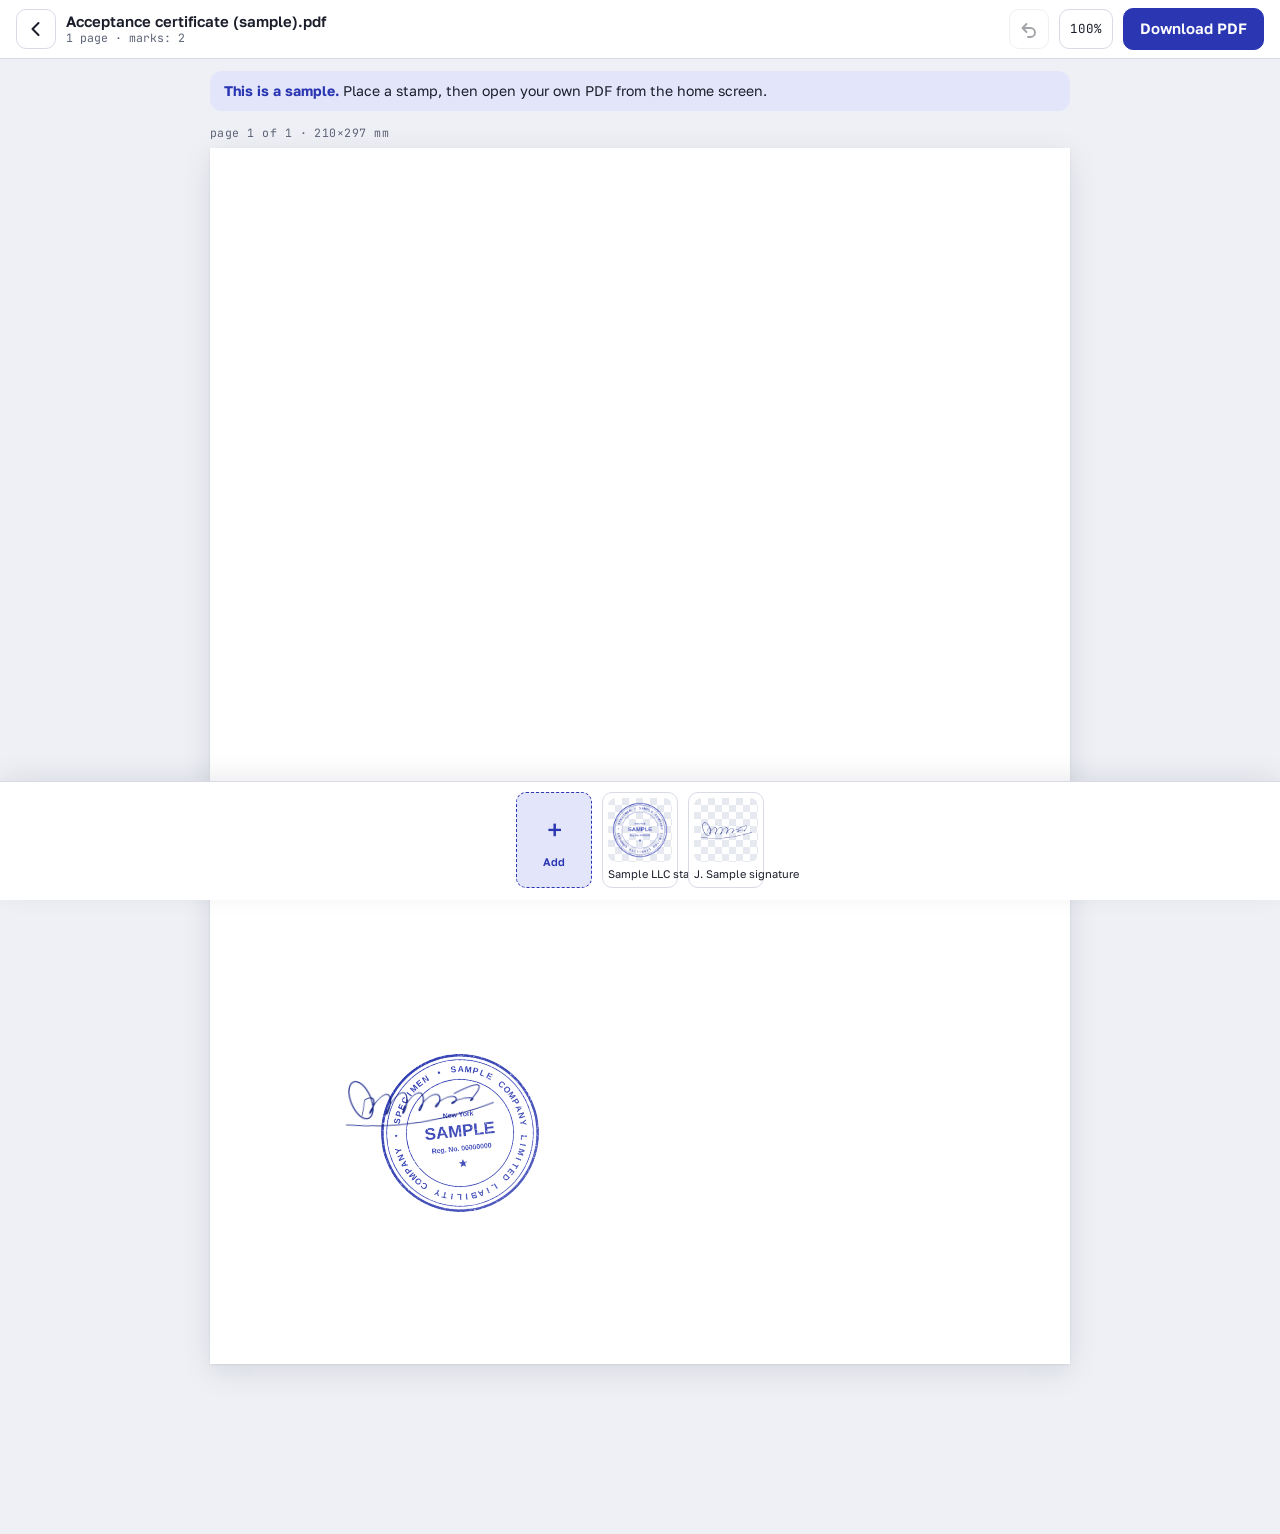
<file: index.html>
<!doctype html>
<html lang="ru">
<head>
<meta charset="utf-8">
<meta name="viewport" content="width=device-width, initial-scale=1, viewport-fit=cover">
<meta http-equiv="Content-Security-Policy" content="default-src 'self'; manifest-src 'self'; script-src 'self'; style-src 'self' 'unsafe-inline'; img-src 'self' data: blob:; font-src 'self' data:; connect-src 'self' data: blob:; worker-src 'self' blob:; object-src 'none'; base-uri 'none'; form-action 'none'; frame-src 'none'">
<meta name="color-scheme" content="light dark">
<title>Оттиск</title>
<link rel="manifest" href="manifest.webmanifest">
<link rel="apple-touch-icon" href="icons/apple-touch-icon.png">
<link rel="icon" type="image/png" sizes="192x192" href="icons/icon-192.png">
<meta name="theme-color" content="#2b36b3">
<meta name="apple-mobile-web-app-capable" content="yes">
<meta name="mobile-web-app-capable" content="yes">
<meta name="apple-mobile-web-app-title" content="Оттиск">
<meta name="apple-mobile-web-app-status-bar-style" content="default">
<meta name="description" content="Печать и подпись на PDF с телефона: сфотографируйте печать, распишитесь пальцем, отсканируйте документ. Всё остаётся на устройстве.">
<link rel="stylesheet" href="fonts/fonts.css">
<link rel="stylesheet" href="app.css">
</head>
<body>
<!-- ГЛАВНАЯ -->
<section class="screen" id="home">
  <header class="bar">
    <div class="brand">
      <svg width="28" height="28" viewBox="0 0 30 30" aria-hidden="true"><circle cx="15" cy="15" r="13" fill="none" stroke="currentColor" stroke-width="2.4"/><circle cx="15" cy="15" r="8.5" fill="none" stroke="currentColor" stroke-width="1.2"/><path d="M15 10.6l1.3 2.7 3 .4-2.2 2.1.5 3-2.6-1.4-2.6 1.4.5-3-2.2-2.1 3-.4z" fill="currentColor"/></svg>
      <span class="logo" data-i="appName"></span>
    </div>
    <button class="icon-btn" id="infoBtn" type="button" data-i-al="about">
      <svg width="20" height="20" viewBox="0 0 20 20" aria-hidden="true"><circle cx="10" cy="10" r="8.2" fill="none" stroke="currentColor" stroke-width="1.6"/><path d="M10 9v5" stroke="currentColor" stroke-width="1.8" stroke-linecap="round"/><circle cx="10" cy="6.2" r="1.1" fill="currentColor"/></svg>
    </button>
  </header>

  <div class="home-body">
    <button class="hero" id="openPdfBtn" type="button">
      <span class="hero-ico" aria-hidden="true"><svg width="26" height="26" viewBox="0 0 26 26"><path d="M7 3h8l6 6v13a1.5 1.5 0 0 1-1.5 1.5h-12.5A1.5 1.5 0 0 1 5.5 22V4.5A1.5 1.5 0 0 1 7 3z" fill="none" stroke="currentColor" stroke-width="1.8" stroke-linejoin="round"/><path d="M15 3v6h6" fill="none" stroke="currentColor" stroke-width="1.8" stroke-linejoin="round"/><path d="M9.5 17.5c1.5-2 2.5-.5 3.5-1.5s1.5-2 3-.5" fill="none" stroke="currentColor" stroke-width="1.6" stroke-linecap="round"/></svg></span>
      <span class="hero-txt"><b data-i="openPdf"></b><small id="openPdfHint"></small></span>
    </button>
    <input class="vh" type="file" id="pdfIn" accept="application/pdf,.pdf">
    <button class="hero hero-alt" id="scanBtn" type="button">
      <span class="hero-ico" aria-hidden="true"><svg width="26" height="26" viewBox="0 0 26 26"><path d="M3 8.5V5.5A2.5 2.5 0 0 1 5.5 3h3M17.5 3h3A2.5 2.5 0 0 1 23 5.5v3M23 17.5v3a2.5 2.5 0 0 1-2.5 2.5h-3M8.5 23h-3A2.5 2.5 0 0 1 3 20.5v-3" fill="none" stroke="currentColor" stroke-width="1.9" stroke-linecap="round"/><path d="M8 8.5h10M8 12.5h10M8 16.5h6" fill="none" stroke="currentColor" stroke-width="1.7" stroke-linecap="round"/></svg></span>
      <span class="hero-txt"><b data-i="scanDoc"></b><small data-i="scanHint"></small></span>
    </button>
    <input class="vh" type="file" id="scanCam" accept="image/*" capture="environment">
    <input class="vh" type="file" id="scanGal" accept="image/*">

    <div class="sec-head"><h2 data-i="myMarks"></h2><span class="count" id="libCount"></span></div>
    <div class="add-row" id="homeAddRow">
      <button class="add-tile" id="addStampBtn" type="button">
        <span class="add-ico" aria-hidden="true"><svg width="22" height="22" viewBox="0 0 22 22"><path d="M3 7.5A1.5 1.5 0 0 1 4.5 6h2.2l1.4-2h5.8l1.4 2h2.2A1.5 1.5 0 0 1 19 7.5v9a1.5 1.5 0 0 1-1.5 1.5h-13A1.5 1.5 0 0 1 3 16.5z" fill="none" stroke="currentColor" stroke-width="1.6" stroke-linejoin="round"/><circle cx="11" cy="12" r="3.4" fill="none" stroke="currentColor" stroke-width="1.6"/></svg></span>
        <b data-i="addStamp"></b><small data-i="addStampHint"></small>
      </button>
      <button class="add-tile" id="addSignBtn" type="button">
        <span class="add-ico" aria-hidden="true"><svg width="22" height="22" viewBox="0 0 18 18"><path d="M3 15l1-4 8.2-8.2a1.4 1.4 0 0 1 2 0l1 1a1.4 1.4 0 0 1 0 2L7 14z M10.8 4.2l3 3" fill="none" stroke="currentColor" stroke-width="1.5" stroke-linejoin="round"/></svg></span>
        <b data-i="addSign"></b><small data-i="addSignHint"></small>
      </button>
    </div>
    <input class="vh" type="file" id="imgIn" accept="image/*">
    <input class="vh" type="file" id="imgCam" accept="image/*" capture="environment">
    <div class="lib" id="lib"></div>
    <button class="link" id="trySample" type="button" data-i="trySample"></button>
    <p class="note"><svg width="14" height="14" viewBox="0 0 14 14" aria-hidden="true"><rect x="2.5" y="6" width="9" height="6.5" rx="1.5" fill="none" stroke="currentColor" stroke-width="1.3"/><path d="M4.5 6V4.5a2.5 2.5 0 0 1 5 0V6" fill="none" stroke="currentColor" stroke-width="1.3"/></svg><span data-i="privacyNote"></span></p>
  </div>
</section>

<!-- ДОКУМЕНТ -->
<section class="screen" id="docScreen" hidden>
  <header class="bar">
    <button class="icon-btn" id="backBtn" type="button" data-i-al="back">
      <svg width="20" height="20" viewBox="0 0 20 20" aria-hidden="true"><path d="M12.5 4l-6 6 6 6" fill="none" stroke="currentColor" stroke-width="2" stroke-linecap="round" stroke-linejoin="round"/></svg>
    </button>
    <div class="doc-title"><span id="docName"></span><small id="docMeta"></small></div>
    <button class="icon-btn" id="undoBtn" type="button" data-i-al="undoDoc" disabled>
      <svg width="20" height="20" viewBox="0 0 20 20" aria-hidden="true"><path d="M7.5 5L3.5 9l4 4" fill="none" stroke="currentColor" stroke-width="1.9" stroke-linecap="round" stroke-linejoin="round"/><path d="M4 9h7.5a4.5 4.5 0 0 1 0 9H9" fill="none" stroke="currentColor" stroke-width="1.9" stroke-linecap="round"/></svg>
    </button>
    <button class="icon-btn zoom" id="zoomBtn" type="button" data-i-al="zoom">100%</button>
    <button class="btn primary" id="doneBtn" type="button"></button>
  </header>
  <div class="banner" id="banner" hidden><b data-i="sampleB"></b> <span data-i="sampleText"></span></div>
  <div class="pages" id="pages"></div>

  <div class="tray" id="tray">
    <div class="tray-hint" id="trayHint" data-i="trayHint"></div>
    <div class="tray-list" id="trayList"></div>
  </div>

  <div class="selbar" id="selbar" hidden>
    <div class="sb-row">
      <span class="sb-label" data-i="width"></span>
      <button class="icon-btn sm" id="sbMinus" type="button" data-i-al="narrower">−</button>
      <input class="sb-num" id="sbW" type="number" inputmode="numeric" min="5" max="250" step="1" data-i-al="widthMm">
      <span class="unit" data-i="mm"></span>
      <button class="icon-btn sm" id="sbPlus" type="button" data-i-al="wider">+</button>
      <label class="sb-op"><span class="sb-label" data-i="brightness"></span><input id="sbOp" type="range" min="35" max="100" step="1"></label>
    </div>
    <div class="sb-row">
      <button class="btn small" id="sbRot90" type="button" aria-label="90°">↻ 90°</button>
      <button class="btn small" id="sbRot" type="button" data-i="straighten"></button>
      <button class="btn small" id="sbAdj" type="button" data-i="adjust"></button>
      <button class="btn small" id="sbAll" type="button" data-i="allPages"></button>
      <button class="btn small danger" id="sbDel" type="button" data-i="del"></button>
      <button class="btn small primary" id="sbOk" type="button" data-i="ok"></button>
    </div>
  </div>
</section>

<!-- ПЕЧАТЬ ПО ФОТО -->
<div class="modal" id="editor" hidden role="dialog" aria-modal="true" aria-labelledby="edTitle">
  <div class="sheet two">
    <section class="pane">
      <span class="step" data-i="step1"></span>
      <h3 id="edTitle" data-i="cropTitle"></h3>
      <p data-i="cropHint"></p>
      <div class="stage"><canvas id="cropCv"></canvas></div>
      <div class="row">
        <button class="btn small" id="edRotate" type="button" data-i="rotate90"></button>
        <button class="btn small" id="edFull" type="button" data-i="fullPhoto"></button>
        <button class="btn small" id="edOther" type="button" data-i="otherPhoto"></button>
      </div>
    </section>
    <section class="pane">
      <span class="step" data-i="step2"></span>
      <h3 data-i="resultTitle"></h3>
      <div class="stage res checker" id="resBox"><canvas id="resCv"></canvas><span class="busy" id="busy" hidden data-i="processing"></span></div>
      <div class="row">
        <span class="lbl" data-i="checkBg"></span>
        <div class="seg" id="bgSeg">
          <button type="button" data-v="checker" aria-pressed="true" data-i="bgClear"></button>
          <button type="button" data-v="white" aria-pressed="false" data-i="bgWhite"></button>
          <button type="button" data-v="dark" aria-pressed="false" data-i="bgDark"></button>
        </div>
      </div>
      <div class="row">
        <div class="seg" id="kindSeg">
          <button type="button" data-v="stamp" aria-pressed="true" data-i="kindStamp"></button>
          <button type="button" data-v="sign" aria-pressed="false" data-i="kindSign"></button>
          <button type="button" data-v="other" aria-pressed="false" data-i="kindOther"></button>
        </div>
        <input class="text-in grow" id="edName" type="text" maxlength="60" data-i-ph="namePh">
      </div>
      <span class="lbl" data-i="inkColor"></span>
      <div class="swatches" id="colorSeg">
        <button class="sw" type="button" data-v="orig" aria-pressed="true"><i style="background:conic-gradient(#2b36b3,#6b3fb0,#1d2c8f,#2b36b3)"></i><span data-i="colorOrig"></span></button>
        <button class="sw" type="button" data-v="auto" aria-pressed="false"><i id="autoSw" style="background:#2b36b3"></i><span data-i="colorAuto"></span></button>
        <button class="sw" type="button" data-v="#1f3cb4" aria-pressed="false"><i style="background:#1f3cb4"></i><span data-i="colorBlue"></span></button>
        <button class="sw" type="button" data-v="#4a2ea3" aria-pressed="false"><i style="background:#4a2ea3"></i><span data-i="colorViolet"></span></button>
        <button class="sw" type="button" data-v="#15161c" aria-pressed="false"><i style="background:#15161c"></i><span data-i="colorBlack"></span></button>
      </div>
      <label class="field"><span data-i="pThr"></span><input type="range" id="pThr" min="3" max="45" value="13"><output id="oThr">13</output></label>
      <label class="field"><span data-i="pSoft"></span><input type="range" id="pSoft" min="4" max="50" value="20"><output id="oSoft">20</output></label>
      <label class="field"><span data-i="pDen"></span><input type="range" id="pDen" min="60" max="250" value="135"><output id="oDen">135</output></label>
      <label class="field"><span data-i="pSpk"></span><input type="range" id="pSpk" min="0" max="100" value="30"><output id="oSpk">30</output></label>
      <div class="foot">
        <button class="btn" id="edCancel" type="button" data-i="cancel"></button>
        <button class="btn primary" id="edSave" type="button" data-i="save"></button>
      </div>
    </section>
  </div>
</div>

<!-- ПОДПИСЬ НА ЭКРАНЕ -->
<div class="modal" id="pad" hidden role="dialog" aria-modal="true" aria-labelledby="padTitle">
  <div class="sheet">
    <section class="pane">
      <span class="step" data-i="padStep"></span>
      <h3 id="padTitle" data-i="padTitle"></h3>
      <p data-i="padHint"></p>
      <div class="padwrap" id="padWrap">
        <span class="pad-line" aria-hidden="true"></span><span class="pad-x" aria-hidden="true">×</span>
        <span class="pad-hint" id="padHere" data-i="padHere"></span>
        <canvas id="padCv"></canvas>
      </div>
      <div class="row">
        <div class="swatches" id="padColor">
          <button class="sw" type="button" data-v="#1b2a8c" aria-pressed="true"><i style="background:#1b2a8c"></i><span data-i="penBlue"></span></button>
          <button class="sw" type="button" data-v="#15161c" aria-pressed="false"><i style="background:#15161c"></i><span data-i="penBlack"></span></button>
          <button class="sw" type="button" data-v="#4a2ea3" aria-pressed="false"><i style="background:#4a2ea3"></i><span data-i="penViolet"></span></button>
        </div>
        <label class="sb-op"><span class="sb-label" data-i="thickness"></span><input type="range" id="padW" min="1" max="6" step="0.5" value="3"></label>
      </div>
      <div class="row">
        <input class="text-in grow" id="padName" type="text" maxlength="60" data-i-ph="padNamePh">
        <button class="btn small" id="padUndo" type="button" data-i="undo"></button>
        <button class="btn small" id="padClear" type="button" data-i="clear"></button>
      </div>
      <div class="foot">
        <button class="btn" id="padCancel" type="button" data-i="cancel"></button>
        <button class="btn primary" id="padSave" type="button" data-i="save"></button>
      </div>
    </section>
  </div>
</div>

<!-- КАРТОЧКА ОТТИСКА -->
<div class="modal" id="itemSheet" hidden role="dialog" aria-modal="true" aria-labelledby="isNameLbl">
  <div class="sheet small">
    <section class="pane">
      <div class="thumb big"><img id="isImg" alt=""></div>
      <label class="lbl" id="isNameLbl" for="isName" data-i="nameLbl"></label>
      <input class="text-in" id="isName" type="text" maxlength="60">
      <div class="foot spread">
        <button class="btn danger" id="isDel" type="button" data-i="del"></button>
        <span class="grow"></span>
        <button class="btn" id="isAdj" type="button" data-i="adjust"></button>
        <button class="btn" id="isPng" type="button" data-i="savePng"></button>
        <button class="btn primary" id="isClose" type="button" data-i="done"></button>
      </div>
    </section>
  </div>
</div>

<!-- СКАНЕР -->
<div class="modal" id="scanSheet" hidden role="dialog" aria-modal="true" aria-labelledby="scanTitle">
  <div class="sheet">
    <section class="pane" id="scanCrop">
      <span class="step" data-i="scanTitle"></span>
      <h3 id="scanTitle" data-i="cornersTitle"></h3>
      <p data-i="cornersHint"></p>
      <div class="stage scan-stage"><canvas id="scanCv"></canvas></div>
      <div class="row">
        <button class="btn small" id="scanRotate" type="button" data-i="rotate90"></button>
        <button class="btn small" id="scanFull" type="button" data-i="scanFullFrame"></button>
        <button class="btn small" id="scanRetake" type="button" data-i="scanRetake"></button>
      </div>
      <div class="foot">
        <button class="btn" id="scanCancel" type="button" data-i="cancel"></button>
        <button class="btn primary" id="scanNext" type="button" data-i="scanCropApply"></button>
      </div>
    </section>
    <section class="pane" id="scanPages" hidden>
      <div class="row spread"><span class="step" data-i="scanTitle"></span><span class="count" id="scanCount"></span></div>
      <div class="stage scan-prev"><img id="scanPrev" alt=""></div>
      <div class="seg" id="scanMode">
        <button type="button" data-v="doc" aria-pressed="true" data-i="modeDoc"></button>
        <button type="button" data-v="color" aria-pressed="false" data-i="modeColor"></button>
        <button type="button" data-v="orig" aria-pressed="false" data-i="modeOrig"></button>
      </div>
      <div class="scan-strip" id="scanStrip"></div>
      <div class="row">
        <button class="btn small" id="scanAdd" type="button" data-i="scanAddPage"></button>
        <button class="btn small" id="scanAddGal" type="button" data-i="scanFromGallery"></button>
        <button class="btn small danger" id="scanDelPage" type="button" data-i="scanDelPage"></button>
      </div>
      <div class="foot">
        <button class="btn" id="scanCancel2" type="button" data-i="cancel"></button>
        <button class="btn primary" id="scanDone" type="button" data-i="scanDoneBtn"></button>
      </div>
    </section>
  </div>
</div>

<!-- НАСТРОИТЬ ОТТИСК -->
<div class="modal" id="adjSheet" hidden role="dialog" aria-modal="true" aria-labelledby="adjTitle">
  <div class="sheet small">
    <section class="pane">
      <h3 id="adjTitle" data-i="adjTitle"></h3>
      <div class="stage res checker adj-stage" id="adjBox"><canvas id="adjCv"></canvas></div>
      <div class="row">
        <span class="lbl" data-i="checkBg"></span>
        <div class="seg" id="adjBg">
          <button type="button" data-v="checker" aria-pressed="true" data-i="bgClear"></button>
          <button type="button" data-v="white" aria-pressed="false" data-i="bgWhite"></button>
        </div>
      </div>
      <span class="lbl" data-i="adjColor"></span>
      <div class="swatches" id="adjColor">
        <button class="sw" type="button" data-v="orig" aria-pressed="true"><i style="background:conic-gradient(#2b36b3,#6b3fb0,#1d2c8f,#2b36b3)"></i><span data-i="adjAsIs"></span></button>
        <button class="sw" type="button" data-v="#1f3cb4" aria-pressed="false"><i style="background:#1f3cb4"></i><span data-i="colorBlue"></span></button>
        <button class="sw" type="button" data-v="#4a2ea3" aria-pressed="false"><i style="background:#4a2ea3"></i><span data-i="colorViolet"></span></button>
        <button class="sw" type="button" data-v="#15161c" aria-pressed="false"><i style="background:#15161c"></i><span data-i="colorBlack"></span></button>
        <button class="sw" type="button" data-v="#b3262e" aria-pressed="false"><i style="background:#b3262e"></i><span data-i="colorRed"></span></button>
        <label class="sw" id="adjCustomSw"><i id="adjCustomDot" style="background:#2b9348"></i><span data-i="colorCustom"></span><input class="vh" type="color" id="adjCustom" value="#2b9348"></label>
      </div>
      <label class="field"><span data-i="adjWeight"></span><input type="range" id="adjW" min="-3" max="4" step="1" value="0"><output id="adjWo">0</output></label>
      <label class="field"><span data-i="adjDensity"></span><input type="range" id="adjD" min="40" max="220" step="5" value="100"><output id="adjDo">100</output></label>
      <label class="field"><span data-i="adjSharp"></span><input type="range" id="adjS" min="0" max="100" step="5" value="0"><output id="adjSo">0</output></label>
      <label class="check" id="adjAlsoRow"><input type="checkbox" id="adjAlso" checked><span data-i="adjAlsoLib"></span></label>
      <div class="foot">
        <button class="btn" id="adjReset" type="button" data-i="reset"></button>
        <span class="grow"></span>
        <button class="btn" id="adjCancel" type="button" data-i="cancel"></button>
        <button class="btn primary" id="adjApply" type="button" data-i="apply"></button>
      </div>
    </section>
  </div>
</div>

<!-- ФОТО: КАМЕРА ИЛИ ГАЛЕРЕЯ (Android) -->
<div class="modal" id="photoSheet" hidden role="dialog" aria-modal="true" aria-labelledby="photoTitle">
  <div class="sheet small">
    <section class="pane">
      <h3 id="photoTitle" data-i="photoFrom"></h3>
      <div class="add-row">
        <button class="add-tile" id="photoCam" type="button"><b data-i="fromCamera"></b></button>
        <button class="add-tile" id="photoGal" type="button"><b data-i="fromGallery"></b></button>
      </div>
      <div class="foot"><button class="btn" id="photoClose" type="button" data-i="cancel"></button></div>
    </section>
  </div>
</div>

<!-- ЧТО ДОБАВИТЬ -->
<div class="modal" id="addSheet" hidden role="dialog" aria-modal="true" aria-labelledby="addWhatTitle">
  <div class="sheet small">
    <section class="pane">
      <h3 id="addWhatTitle" data-i="addWhat"></h3>
      <div class="add-row">
        <button class="add-tile" id="addSheetStamp" type="button"><b data-i="addStamp"></b><small data-i="addStampHint"></small></button>
        <button class="add-tile" id="addSheetSign" type="button"><b data-i="addSign"></b><small data-i="addSignHint"></small></button>
      </div>
      <div class="foot"><button class="btn" id="addSheetClose" type="button" data-i="cancel"></button></div>
    </section>
  </div>
</div>

<!-- ПРАВОВАЯ ОГОВОРКА (один раз) -->
<div class="modal" id="legalSheet" hidden role="dialog" aria-modal="true" aria-labelledby="legalTitle">
  <div class="sheet small">
    <section class="pane">
      <h3 id="legalTitle" data-i="legalTitle"></h3>
      <p class="body" data-i="legalOwn"></p>
      <p class="body" data-i="legalFacsimile"></p>
      <div class="foot"><button class="btn primary" id="legalOk" type="button" data-i="legalOk"></button></div>
    </section>
  </div>
</div>

<!-- ПОДТВЕРЖДЕНИЕ -->
<div class="modal" id="confirmSheet" hidden role="alertdialog" aria-modal="true" aria-labelledby="cfText">
  <div class="sheet small">
    <section class="pane">
      <p class="body" id="cfText"></p>
      <div class="foot">
        <button class="btn" id="cfNo" type="button"></button>
        <button class="btn primary" id="cfYes" type="button"></button>
      </div>
    </section>
  </div>
</div>

<!-- О ПРИЛОЖЕНИИ -->
<div class="modal" id="infoSheet" hidden role="dialog" aria-modal="true" aria-labelledby="infoTitle">
  <div class="sheet small">
    <section class="pane">
      <h3 id="infoTitle" data-i="about"></h3>
      <ol class="steps">
        <li data-i="how1"></li>
        <li data-i="how2"></li>
        <li data-i="how3"></li>
      </ol>
      <span class="lbl" data-i="legalHead"></span>
      <p class="body" data-i="legalFacsimile"></p>
      <span class="lbl" data-i="privacyHead"></span>
      <p class="body" data-i="privacyText"></p>
      <div class="row">
        <span class="lbl" data-i="language"></span>
        <div class="seg" id="langSeg">
          <button type="button" data-v="ru" aria-pressed="false">Русский</button>
          <button type="button" data-v="en" aria-pressed="false">English</button>
        </div>
      </div>
      <p class="ver" id="verText"></p>
      <div class="foot"><button class="btn primary" id="infoClose" type="button" data-i="done"></button></div>
    </section>
  </div>
</div>

<div id="toast" role="status" aria-live="polite"></div>

<script src="vendor/pdf-lib.min.js"></script>
<script src="app.js"></script>
<script type="module" src="pdf-boot.mjs"></script>
</body>
</html>
</file>
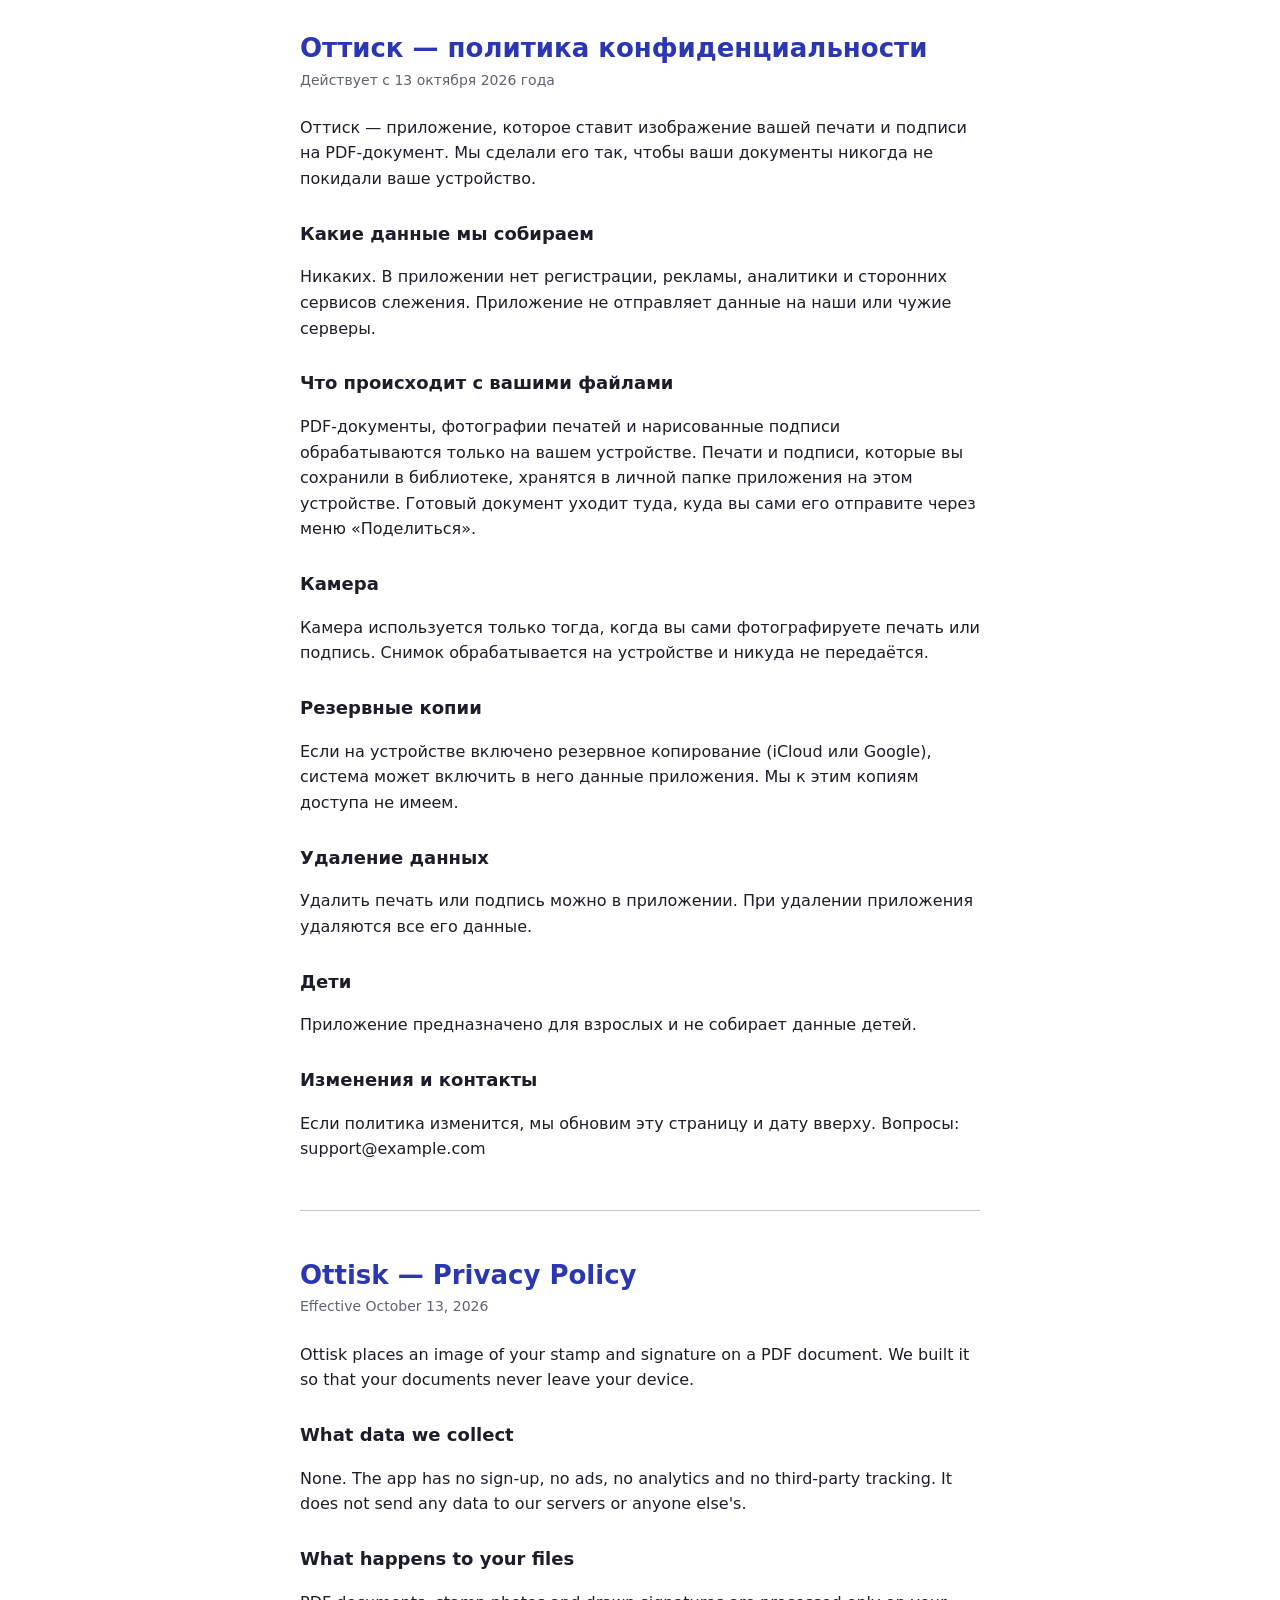
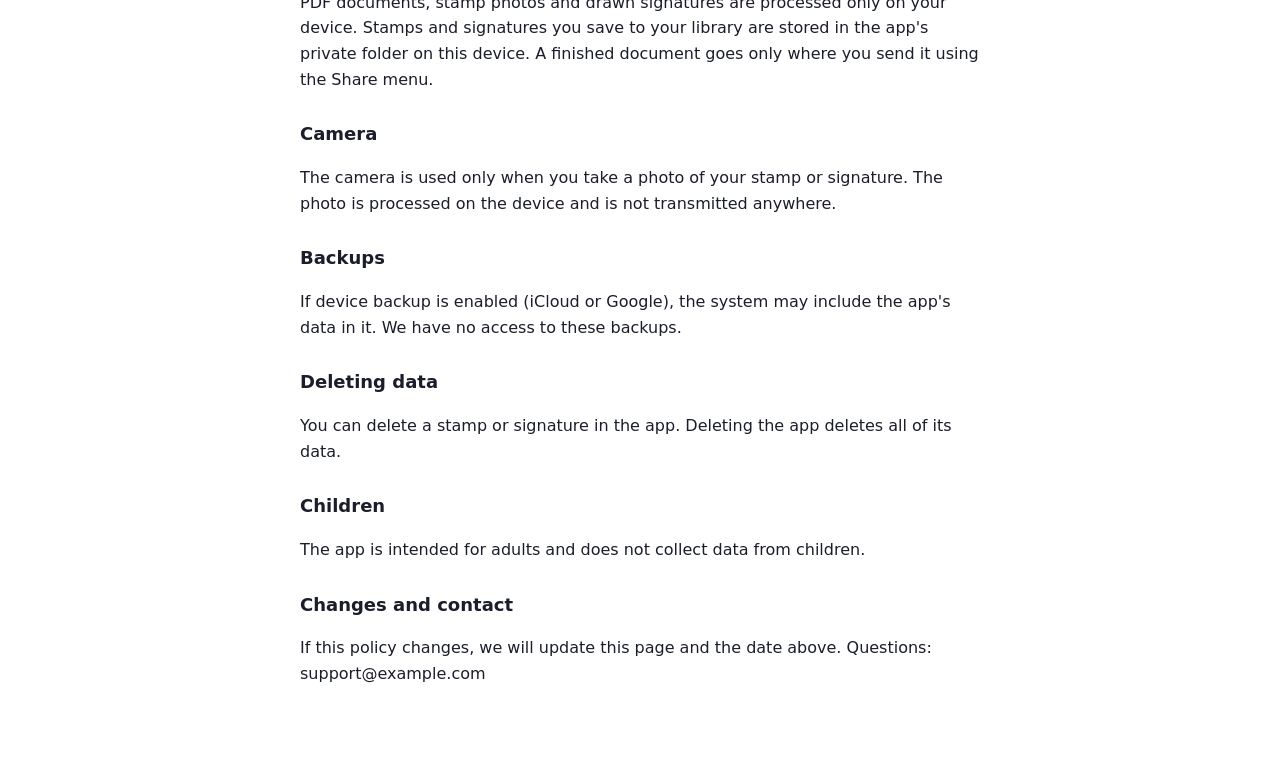
<file: privacy.html>
<!doctype html>
<html lang="ru">
<head>
<meta charset="utf-8">
<meta name="viewport" content="width=device-width, initial-scale=1">
<title>Оттиск — политика конфиденциальности / Privacy Policy</title>
<style>
  :root { color-scheme: light dark; --fg: #1b1e2a; --muted: #5d6377; --bg: #fff; --ink: #2b36b3; }
  @media (prefers-color-scheme: dark) { :root { --fg: #e8e9f1; --muted: #9ba1b6; --bg: #11131b; --ink: #9aa2ff; } }
  body { margin: 0; background: var(--bg); color: var(--fg); font: 16px/1.6 system-ui, -apple-system, "Segoe UI", Roboto, sans-serif; }
  main { max-width: 680px; margin: 0 auto; padding: 32px 16px 64px; }
  h1 { font-size: 26px; line-height: 1.25; margin: 0 0 4px; color: var(--ink); }
  h2 { font-size: 18px; margin: 28px 0 6px; }
  .date { color: var(--muted); font-size: 14px; margin: 0 0 24px; }
  hr { border: 0; border-top: 1px solid color-mix(in srgb, var(--muted) 35%, transparent); margin: 48px 0; }
</style>
</head>
<body>
<main>
  <h1>Оттиск — политика конфиденциальности</h1>
  <p class="date">Действует с 13 октября 2026 года</p>

  <p>Оттиск — приложение, которое ставит изображение вашей печати и подписи на PDF-документ. Мы сделали его так, чтобы ваши документы никогда не покидали ваше устройство.</p>

  <h2>Какие данные мы собираем</h2>
  <p>Никаких. В приложении нет регистрации, рекламы, аналитики и сторонних сервисов слежения. Приложение не отправляет данные на наши или чужие серверы.</p>

  <h2>Что происходит с вашими файлами</h2>
  <p>PDF-документы, фотографии печатей и нарисованные подписи обрабатываются только на вашем устройстве. Печати и подписи, которые вы сохранили в библиотеке, хранятся в личной папке приложения на этом устройстве. Готовый документ уходит туда, куда вы сами его отправите через меню «Поделиться».</p>

  <h2>Камера</h2>
  <p>Камера используется только тогда, когда вы сами фотографируете печать или подпись. Снимок обрабатывается на устройстве и никуда не передаётся.</p>

  <h2>Резервные копии</h2>
  <p>Если на устройстве включено резервное копирование (iCloud или Google), система может включить в него данные приложения. Мы к этим копиям доступа не имеем.</p>

  <h2>Удаление данных</h2>
  <p>Удалить печать или подпись можно в приложении. При удалении приложения удаляются все его данные.</p>

  <h2>Дети</h2>
  <p>Приложение предназначено для взрослых и не собирает данные детей.</p>

  <h2>Изменения и контакты</h2>
  <p>Если политика изменится, мы обновим эту страницу и дату вверху. Вопросы: <!-- TODO: e-mail поддержки --> support@example.com</p>

  <hr>

  <h1 lang="en">Ottisk — Privacy Policy</h1>
  <p class="date" lang="en">Effective October 13, 2026</p>
  <div lang="en">
    <p>Ottisk places an image of your stamp and signature on a PDF document. We built it so that your documents never leave your device.</p>
    <h2>What data we collect</h2>
    <p>None. The app has no sign-up, no ads, no analytics and no third-party tracking. It does not send any data to our servers or anyone else's.</p>
    <h2>What happens to your files</h2>
    <p>PDF documents, stamp photos and drawn signatures are processed only on your device. Stamps and signatures you save to your library are stored in the app's private folder on this device. A finished document goes only where you send it using the Share menu.</p>
    <h2>Camera</h2>
    <p>The camera is used only when you take a photo of your stamp or signature. The photo is processed on the device and is not transmitted anywhere.</p>
    <h2>Backups</h2>
    <p>If device backup is enabled (iCloud or Google), the system may include the app's data in it. We have no access to these backups.</p>
    <h2>Deleting data</h2>
    <p>You can delete a stamp or signature in the app. Deleting the app deletes all of its data.</p>
    <h2>Children</h2>
    <p>The app is intended for adults and does not collect data from children.</p>
    <h2>Changes and contact</h2>
    <p>If this policy changes, we will update this page and the date above. Questions: support@example.com</p>
  </div>
</main>
</body>
</html>
</file>
<file: fonts/fonts.css>
@font-face{font-family:"Golos Text";font-style:normal;font-weight:400;font-display:swap;src:url(golos-text-cyrillic-400-normal.woff2) format("woff2");unicode-range:U+0301,U+0400-045F,U+0490-0491,U+04B0-04B1,U+2116}
@font-face{font-family:"Golos Text";font-style:normal;font-weight:400;font-display:swap;src:url(golos-text-latin-ext-400-normal.woff2) format("woff2");unicode-range:U+0100-02BA,U+02BD-02C5,U+02C7-02CC,U+02CE-02D7,U+02DD-02FF,U+0304,U+0308,U+0329,U+1D00-1DBF,U+1E00-1E9F,U+1EF2-1EFF,U+2020,U+20A0-20AB,U+20AD-20C0,U+2113,U+2C60-2C7F,U+A720-A7FF}
@font-face{font-family:"Golos Text";font-style:normal;font-weight:400;font-display:swap;src:url(golos-text-latin-400-normal.woff2) format("woff2");unicode-range:U+0000-00FF,U+0131,U+0152-0153,U+02BB-02BC,U+02C6,U+02DA,U+02DC,U+0304,U+0308,U+0329,U+2000-206F,U+20AC,U+2122,U+2191,U+2193,U+2212,U+2215,U+FEFF,U+FFFD}
@font-face{font-family:"Golos Text";font-style:normal;font-weight:500;font-display:swap;src:url(golos-text-cyrillic-500-normal.woff2) format("woff2");unicode-range:U+0301,U+0400-045F,U+0490-0491,U+04B0-04B1,U+2116}
@font-face{font-family:"Golos Text";font-style:normal;font-weight:500;font-display:swap;src:url(golos-text-latin-ext-500-normal.woff2) format("woff2");unicode-range:U+0100-02BA,U+02BD-02C5,U+02C7-02CC,U+02CE-02D7,U+02DD-02FF,U+0304,U+0308,U+0329,U+1D00-1DBF,U+1E00-1E9F,U+1EF2-1EFF,U+2020,U+20A0-20AB,U+20AD-20C0,U+2113,U+2C60-2C7F,U+A720-A7FF}
@font-face{font-family:"Golos Text";font-style:normal;font-weight:500;font-display:swap;src:url(golos-text-latin-500-normal.woff2) format("woff2");unicode-range:U+0000-00FF,U+0131,U+0152-0153,U+02BB-02BC,U+02C6,U+02DA,U+02DC,U+0304,U+0308,U+0329,U+2000-206F,U+20AC,U+2122,U+2191,U+2193,U+2212,U+2215,U+FEFF,U+FFFD}
@font-face{font-family:"Golos Text";font-style:normal;font-weight:600;font-display:swap;src:url(golos-text-cyrillic-600-normal.woff2) format("woff2");unicode-range:U+0301,U+0400-045F,U+0490-0491,U+04B0-04B1,U+2116}
@font-face{font-family:"Golos Text";font-style:normal;font-weight:600;font-display:swap;src:url(golos-text-latin-ext-600-normal.woff2) format("woff2");unicode-range:U+0100-02BA,U+02BD-02C5,U+02C7-02CC,U+02CE-02D7,U+02DD-02FF,U+0304,U+0308,U+0329,U+1D00-1DBF,U+1E00-1E9F,U+1EF2-1EFF,U+2020,U+20A0-20AB,U+20AD-20C0,U+2113,U+2C60-2C7F,U+A720-A7FF}
@font-face{font-family:"Golos Text";font-style:normal;font-weight:600;font-display:swap;src:url(golos-text-latin-600-normal.woff2) format("woff2");unicode-range:U+0000-00FF,U+0131,U+0152-0153,U+02BB-02BC,U+02C6,U+02DA,U+02DC,U+0304,U+0308,U+0329,U+2000-206F,U+20AC,U+2122,U+2191,U+2193,U+2212,U+2215,U+FEFF,U+FFFD}
@font-face{font-family:"Golos Text";font-style:normal;font-weight:700;font-display:swap;src:url(golos-text-cyrillic-700-normal.woff2) format("woff2");unicode-range:U+0301,U+0400-045F,U+0490-0491,U+04B0-04B1,U+2116}
@font-face{font-family:"Golos Text";font-style:normal;font-weight:700;font-display:swap;src:url(golos-text-latin-ext-700-normal.woff2) format("woff2");unicode-range:U+0100-02BA,U+02BD-02C5,U+02C7-02CC,U+02CE-02D7,U+02DD-02FF,U+0304,U+0308,U+0329,U+1D00-1DBF,U+1E00-1E9F,U+1EF2-1EFF,U+2020,U+20A0-20AB,U+20AD-20C0,U+2113,U+2C60-2C7F,U+A720-A7FF}
@font-face{font-family:"Golos Text";font-style:normal;font-weight:700;font-display:swap;src:url(golos-text-latin-700-normal.woff2) format("woff2");unicode-range:U+0000-00FF,U+0131,U+0152-0153,U+02BB-02BC,U+02C6,U+02DA,U+02DC,U+0304,U+0308,U+0329,U+2000-206F,U+20AC,U+2122,U+2191,U+2193,U+2212,U+2215,U+FEFF,U+FFFD}
@font-face{font-family:"Unbounded";font-style:normal;font-weight:600;font-display:swap;src:url(unbounded-cyrillic-600-normal.woff2) format("woff2");unicode-range:U+0301,U+0400-045F,U+0490-0491,U+04B0-04B1,U+2116}
@font-face{font-family:"Unbounded";font-style:normal;font-weight:600;font-display:swap;src:url(unbounded-latin-ext-600-normal.woff2) format("woff2");unicode-range:U+0100-02BA,U+02BD-02C5,U+02C7-02CC,U+02CE-02D7,U+02DD-02FF,U+0304,U+0308,U+0329,U+1D00-1DBF,U+1E00-1E9F,U+1EF2-1EFF,U+2020,U+20A0-20AB,U+20AD-20C0,U+2113,U+2C60-2C7F,U+A720-A7FF}
@font-face{font-family:"Unbounded";font-style:normal;font-weight:600;font-display:swap;src:url(unbounded-latin-600-normal.woff2) format("woff2");unicode-range:U+0000-00FF,U+0131,U+0152-0153,U+02BB-02BC,U+02C6,U+02DA,U+02DC,U+0304,U+0308,U+0329,U+2000-206F,U+20AC,U+2122,U+2191,U+2193,U+2212,U+2215,U+FEFF,U+FFFD}
@font-face{font-family:"Unbounded";font-style:normal;font-weight:700;font-display:swap;src:url(unbounded-cyrillic-700-normal.woff2) format("woff2");unicode-range:U+0301,U+0400-045F,U+0490-0491,U+04B0-04B1,U+2116}
@font-face{font-family:"Unbounded";font-style:normal;font-weight:700;font-display:swap;src:url(unbounded-latin-ext-700-normal.woff2) format("woff2");unicode-range:U+0100-02BA,U+02BD-02C5,U+02C7-02CC,U+02CE-02D7,U+02DD-02FF,U+0304,U+0308,U+0329,U+1D00-1DBF,U+1E00-1E9F,U+1EF2-1EFF,U+2020,U+20A0-20AB,U+20AD-20C0,U+2113,U+2C60-2C7F,U+A720-A7FF}
@font-face{font-family:"Unbounded";font-style:normal;font-weight:700;font-display:swap;src:url(unbounded-latin-700-normal.woff2) format("woff2");unicode-range:U+0000-00FF,U+0131,U+0152-0153,U+02BB-02BC,U+02C6,U+02DA,U+02DC,U+0304,U+0308,U+0329,U+2000-206F,U+20AC,U+2122,U+2191,U+2193,U+2212,U+2215,U+FEFF,U+FFFD}
@font-face{font-family:"JetBrains Mono";font-style:normal;font-weight:400;font-display:swap;src:url(jetbrains-mono-cyrillic-400-normal.woff2) format("woff2");unicode-range:U+0301,U+0400-045F,U+0490-0491,U+04B0-04B1,U+2116}
@font-face{font-family:"JetBrains Mono";font-style:normal;font-weight:400;font-display:swap;src:url(jetbrains-mono-latin-ext-400-normal.woff2) format("woff2");unicode-range:U+0100-02BA,U+02BD-02C5,U+02C7-02CC,U+02CE-02D7,U+02DD-02FF,U+0304,U+0308,U+0329,U+1D00-1DBF,U+1E00-1E9F,U+1EF2-1EFF,U+2020,U+20A0-20AB,U+20AD-20C0,U+2113,U+2C60-2C7F,U+A720-A7FF}
@font-face{font-family:"JetBrains Mono";font-style:normal;font-weight:400;font-display:swap;src:url(jetbrains-mono-latin-400-normal.woff2) format("woff2");unicode-range:U+0000-00FF,U+0131,U+0152-0153,U+02BB-02BC,U+02C6,U+02DA,U+02DC,U+0304,U+0308,U+0329,U+2000-206F,U+20AC,U+2122,U+2191,U+2193,U+2212,U+2215,U+FEFF,U+FFFD}
@font-face{font-family:"JetBrains Mono";font-style:normal;font-weight:500;font-display:swap;src:url(jetbrains-mono-cyrillic-500-normal.woff2) format("woff2");unicode-range:U+0301,U+0400-045F,U+0490-0491,U+04B0-04B1,U+2116}
@font-face{font-family:"JetBrains Mono";font-style:normal;font-weight:500;font-display:swap;src:url(jetbrains-mono-latin-ext-500-normal.woff2) format("woff2");unicode-range:U+0100-02BA,U+02BD-02C5,U+02C7-02CC,U+02CE-02D7,U+02DD-02FF,U+0304,U+0308,U+0329,U+1D00-1DBF,U+1E00-1E9F,U+1EF2-1EFF,U+2020,U+20A0-20AB,U+20AD-20C0,U+2113,U+2C60-2C7F,U+A720-A7FF}
@font-face{font-family:"JetBrains Mono";font-style:normal;font-weight:500;font-display:swap;src:url(jetbrains-mono-latin-500-normal.woff2) format("woff2");unicode-range:U+0000-00FF,U+0131,U+0152-0153,U+02BB-02BC,U+02C6,U+02DA,U+02DC,U+0304,U+0308,U+0329,U+2000-206F,U+20AC,U+2122,U+2191,U+2193,U+2212,U+2215,U+FEFF,U+FFFD}
</file>
<file: app.css>
/* Layout: телефон прежде всего — главная (открыть PDF + библиотека), экран документа с лентой оттисков снизу; на компьютере всё по центру */
:root {
  --bg: #eef0f5;
  --surface: #ffffff;
  --surface-2: #f6f7fb;
  --fg: #1b1e2a;
  --muted: #5d6377;
  --line: #d8dbe6;
  --ink: #2b36b3;          /* штемпельная краска */
  --ink-fg: #ffffff;
  --ink-soft: #e3e6fa;
  --danger: #b3232f;
  --danger-soft: #fbe5e7;
  --shadow: 0 1px 2px rgba(20, 24, 50, .08), 0 8px 28px rgba(20, 24, 50, .10);
  --check-a: #ffffff;
  --check-b: #e7e9f0;
  --scrim: rgba(18, 20, 32, .55);
  --font-display: "Unbounded", "Golos Text", system-ui, sans-serif;
  --font-body: "Golos Text", system-ui, -apple-system, "Segoe UI", Roboto, sans-serif;
  --font-mono: "JetBrains Mono", ui-monospace, "SF Mono", Consolas, monospace;
  --r: 12px;
  --sat: env(safe-area-inset-top, 0px);
  --sab: env(safe-area-inset-bottom, 0px);
  --sal: env(safe-area-inset-left, 0px);
  --sar: env(safe-area-inset-right, 0px);
  color-scheme: light;
}
@media (prefers-color-scheme: dark) {
  :root:not([data-theme="light"]) {
    --bg: #11131b; --surface: #1a1d28; --surface-2: #151822; --fg: #e8e9f1; --muted: #9ba1b6; --line: #2c3142;
    --ink: #9aa2ff; --ink-fg: #12142a; --ink-soft: #262b52; --danger: #ff7b86; --danger-soft: #3a1c22;
    --shadow: 0 1px 2px rgba(0,0,0,.4), 0 10px 30px rgba(0,0,0,.45);
    --check-a: #e9ebf2; --check-b: #d6d9e3; --scrim: rgba(0,0,0,.65);
    color-scheme: dark;
  }
}
:root[data-theme="dark"] {
  --bg: #11131b; --surface: #1a1d28; --surface-2: #151822; --fg: #e8e9f1; --muted: #9ba1b6; --line: #2c3142;
  --ink: #9aa2ff; --ink-fg: #12142a; --ink-soft: #262b52; --danger: #ff7b86; --danger-soft: #3a1c22;
  --shadow: 0 1px 2px rgba(0,0,0,.4), 0 10px 30px rgba(0,0,0,.45);
  --check-a: #e9ebf2; --check-b: #d6d9e3; --scrim: rgba(0,0,0,.65);
  color-scheme: dark;
}

* { box-sizing: border-box; -webkit-tap-highlight-color: transparent; }
html, body { min-height: 100%; }
body { margin: 0; background: var(--bg); color: var(--fg); font-family: var(--font-body); font-size: 15px; line-height: 1.45;
  -webkit-text-size-adjust: 100%; overscroll-behavior-y: none; }
button, input, select { font: inherit; color: inherit; }
button { touch-action: manipulation; }
img { max-width: 100%; }
[hidden] { display: none !important; }
.vh { position: absolute !important; width: 1px; height: 1px; overflow: hidden; clip: rect(0 0 0 0); white-space: nowrap; }
:focus-visible { outline: 2px solid var(--ink); outline-offset: 2px; }
.grow { flex: 1; min-width: 0; }

/* ---------- верхняя панель */
.bar { position: sticky; top: 0; z-index: 30; display: flex; align-items: center; gap: 10px;
  padding: calc(8px + var(--sat)) calc(16px + var(--sar)) 8px calc(16px + var(--sal)); min-height: calc(56px + var(--sat));
  background: var(--surface); border-bottom: 1px solid var(--line); }
.brand { display: flex; align-items: center; gap: 10px; color: var(--ink); flex: 1; min-width: 0; }
.logo { font-family: var(--font-display); font-weight: 700; font-size: 20px; letter-spacing: .01em; }
.icon-btn { flex: none; width: 40px; height: 40px; border-radius: 10px; border: 1px solid var(--line); background: var(--surface);
  display: grid; place-items: center; cursor: pointer; font-size: 18px; line-height: 1; color: var(--fg); }
.icon-btn:hover { border-color: var(--ink); color: var(--ink); }
.icon-btn.sm { width: 40px; height: 40px; border-radius: 8px; }
.icon-btn.zoom { width: auto; padding: 0 10px; font-family: var(--font-mono); font-size: 12.5px; }

.btn { display: inline-flex; align-items: center; justify-content: center; gap: 8px; min-height: 42px; padding: 0 16px;
  border-radius: 10px; border: 1px solid var(--line); background: var(--surface); cursor: pointer; font-weight: 600;
  white-space: nowrap; transition: background .15s, border-color .15s; }
.btn:hover { border-color: var(--ink); }
.btn.primary { background: var(--ink); color: var(--ink-fg); border-color: var(--ink); }
.btn.primary:hover { filter: brightness(1.08); }
.btn[disabled] { opacity: .5; cursor: default; filter: none; }
.btn.danger { color: var(--danger); }
.btn.danger:hover, .btn.danger.armed { border-color: var(--danger); background: var(--danger-soft); }
.btn.small { min-height: 40px; padding: 0 12px; font-size: 14px; }
.link { background: none; border: 0; color: var(--ink); text-decoration: underline; text-underline-offset: 3px; cursor: pointer; padding: 6px 0; font-size: 14px; text-align: left; }

/* ---------- главная */
.home-body { width: 100%; max-width: 720px; margin: 0 auto; padding: 20px calc(16px + var(--sar)) calc(32px + var(--sab)) calc(16px + var(--sal)); display: flex; flex-direction: column; gap: 16px; }
.hero { display: flex; align-items: center; gap: 16px; width: 100%; padding: 20px; border: 0; border-radius: 16px; cursor: pointer; text-align: left;
  background: var(--ink); color: var(--ink-fg); box-shadow: var(--shadow); }
.hero:hover { filter: brightness(1.06); }
.hero-ico { flex: none; width: 54px; height: 54px; border-radius: 14px; display: grid; place-items: center; background: rgba(255,255,255,.16); }
.hero-txt { display: flex; flex-direction: column; gap: 4px; min-width: 0; }
.hero-txt b { font-family: var(--font-display); font-weight: 600; font-size: 19px; }
.hero-txt small { font-size: 13.5px; opacity: .85; line-height: 1.35; }

.hero-alt { background: var(--surface); color: var(--fg); border: 1.5px solid var(--ink); box-shadow: none; }
.hero-alt .hero-ico { background: var(--ink-soft); color: var(--ink); }
.hero-alt .hero-txt b { color: var(--ink); }
.hero-alt .hero-txt small { color: var(--muted); opacity: 1; }
.scan-stage { height: min(58vh, 560px); }
#scanCv { touch-action: none; max-width: 100%; max-height: 100%; }
.scan-prev { height: min(46vh, 460px); padding: 10px; }
.scan-prev img { max-width: 100%; max-height: 100%; box-shadow: var(--shadow); background: #fff; }
.scan-strip { display: flex; gap: 8px; overflow-x: auto; padding-bottom: 2px; }
.scan-thumb { position: relative; flex: none; width: 58px; height: 76px; padding: 3px; border: 1.5px solid var(--line); border-radius: 8px; background: var(--surface); cursor: pointer; }
.scan-thumb.on { border-color: var(--ink); box-shadow: 0 0 0 1.5px var(--ink); }
.scan-thumb img { width: 100%; height: 100%; object-fit: cover; border-radius: 4px; }
.scan-thumb span { position: absolute; right: 3px; bottom: 3px; min-width: 18px; padding: 0 4px; border-radius: 9px; background: var(--ink); color: var(--ink-fg); font-size: 11px; font-family: var(--font-mono); }
.row.spread { justify-content: space-between; }
.sec-head { display: flex; align-items: baseline; justify-content: space-between; gap: 8px; margin-top: 6px; }
.sec-head h2 { margin: 0; font-size: 12px; font-weight: 600; text-transform: uppercase; letter-spacing: .08em; color: var(--muted); }
.count { font-family: var(--font-mono); font-size: 12px; color: var(--muted); }
.add-row { display: grid; grid-template-columns: 1fr 1fr; gap: 10px; }
.add-tile { display: flex; flex-direction: column; align-items: flex-start; gap: 4px; padding: 14px; min-height: 108px; text-align: left; cursor: pointer;
  border: 1.5px dashed var(--ink); border-radius: var(--r); background: var(--ink-soft); color: var(--fg); }
.add-tile:hover { filter: brightness(1.03); }
.add-row.sign-first #addSignBtn { order: -1; }
.icon-btn[disabled] { opacity: .4; cursor: default; }
.item:not(.sel) { touch-action: pan-x pan-y; }
.add-tile b { font-size: 15px; color: var(--ink); }
.add-tile small { font-size: 12.5px; color: var(--muted); line-height: 1.3; }
.add-ico { width: 38px; height: 38px; border-radius: 50%; display: grid; place-items: center; background: var(--ink); color: var(--ink-fg); margin-bottom: 4px; }

.lib { display: grid; grid-template-columns: repeat(auto-fill, minmax(104px, 1fr)); gap: 10px; }
.card { display: flex; flex-direction: column; gap: 6px; padding: 8px; border: 1px solid var(--line); border-radius: var(--r); background: var(--surface);
  cursor: pointer; text-align: left; min-width: 0; }
.card:hover .thumb { outline: 2px solid var(--ink); outline-offset: -2px; }
.thumb { aspect-ratio: 1; border-radius: 8px; display: grid; place-items: center; padding: 6px;
  background: repeating-conic-gradient(var(--check-a) 0 25%, var(--check-b) 0 50%) 0 0 / 14px 14px; }
.thumb img { max-width: 100%; max-height: 100%; object-fit: contain; pointer-events: none; }
.thumb.big { aspect-ratio: 16 / 10; padding: 16px; }
.card-name { font-size: 13px; font-weight: 600; overflow: hidden; text-overflow: ellipsis; white-space: nowrap; }
.tag { font-size: 11.5px; color: var(--muted); }
.note { margin: 8px 0 0; font-size: 12.5px; color: var(--muted); display: flex; gap: 8px; align-items: flex-start; }
.note svg { flex: none; margin-top: 2px; }

/* ---------- документ */
.doc-title { flex: 1; min-width: 0; display: flex; flex-direction: column; line-height: 1.25; }
.doc-title span { font-weight: 600; overflow: hidden; text-overflow: ellipsis; white-space: nowrap; }
.doc-title small { font-family: var(--font-mono); font-size: 11.5px; color: var(--muted); white-space: nowrap; overflow: hidden; text-overflow: ellipsis; }
.banner { max-width: 860px; margin: 12px auto 0; padding: 10px 14px; border-radius: var(--r); background: var(--ink-soft); font-size: 14px; width: calc(100% - 32px); }
.banner b { color: var(--ink); }
.pages { --zoom: 1; overflow-x: auto; padding: 14px calc(16px + var(--sar)) calc(170px + var(--sab)) calc(16px + var(--sal)); display: flex; flex-direction: column; gap: 22px; align-items: center; }
.pages.zoomed { align-items: flex-start; }
.page-box { flex: none; width: calc(min(100%, 860px) * var(--zoom)); }
.pages.zoomed .page-box { width: calc((100vw - 32px) * var(--zoom)); max-width: none; }
.page-lbl { font-family: var(--font-mono); font-size: 11.5px; color: var(--muted); margin-bottom: 6px; letter-spacing: .04em; }
.page { position: relative; width: 100%; background: #fff; box-shadow: var(--shadow); }
.page canvas { display: block; width: 100%; height: 100%; }
.overlay { position: absolute; inset: 0; touch-action: pan-x pan-y; }

/* оттиск на листе */
.item { position: absolute; cursor: grab; touch-action: none; mix-blend-mode: multiply; user-select: none; -webkit-user-select: none; -webkit-touch-callout: none; }
.item img { width: 100%; height: 100%; display: block; pointer-events: none; }
.item.sel { outline: 1.5px dashed #2b36b3; outline-offset: 2px; mix-blend-mode: normal; }
.item.sel img { mix-blend-mode: multiply; }
.h { position: absolute; width: 28px; height: 28px; border-radius: 50%; background: #fff; border: 2px solid #2b36b3; display: none; touch-action: none; }
.item.sel .h { display: block; }
.h::after { content: ""; position: absolute; inset: -12px; }
.h-size { right: -16px; bottom: -16px; cursor: nwse-resize; }
.h-rot { left: 50%; top: -44px; margin-left: -14px; cursor: grab; }
.h-rot::before { content: ""; position: absolute; left: 50%; top: 26px; width: 1.5px; height: 16px; background: #2b36b3; transform: translateX(-50%); }

/* лента оттисков и панель выбранного */
.tray, .selbar { position: fixed; z-index: 40; left: 0; right: 0; bottom: 0; background: var(--surface); border-top: 1px solid var(--line);
  padding: 10px calc(16px + var(--sar)) calc(10px + var(--sab)) calc(16px + var(--sal)); box-shadow: 0 -6px 24px rgba(20, 24, 50, .08); }
.tray-hint { font-size: 12.5px; color: var(--muted); margin-bottom: 8px; text-align: center; }
.tray-list { display: flex; gap: 10px; overflow-x: auto; padding-bottom: 2px; justify-content: safe center; }
.tray-item { flex: none; width: 76px; display: flex; flex-direction: column; gap: 4px; border: 1px solid var(--line); border-radius: 10px; padding: 5px; background: var(--surface); cursor: pointer; }
.tray-item .thumb { padding: 4px; }
.tray-item span { font-size: 11px; overflow: hidden; text-overflow: ellipsis; white-space: nowrap; text-align: center; }
.tray-item.add { border: 1.5px dashed var(--ink); background: var(--ink-soft); color: var(--ink); align-items: center; justify-content: center; font-size: 28px; font-weight: 300; }
.tray-item.add span { font-size: 11px; font-weight: 600; }
.selbar { display: flex; flex-direction: column; gap: 8px; align-items: center; }
.sb-row { display: flex; align-items: center; gap: 8px 10px; flex-wrap: wrap; justify-content: center; }
.sb-label { font-size: 12px; color: var(--muted); }
.sb-num { width: 56px; min-height: 34px; padding: 0 6px; text-align: center; border: 1px solid var(--line); border-radius: 8px; background: var(--surface-2);
  font-family: var(--font-mono); font-variant-numeric: tabular-nums; }
.unit { font-family: var(--font-mono); font-size: 12px; color: var(--muted); }
.sb-op { display: flex; align-items: center; gap: 6px; }
input[type="range"] { accent-color: var(--ink); width: 110px; }

/* ---------- окна */
.modal { position: fixed; inset: 0; z-index: 60; background: var(--scrim); display: grid; place-items: center;
  padding: calc(12px + var(--sat)) 12px calc(12px + var(--sab)); }
.sheet { width: 100%; max-width: 900px; max-height: 100%; overflow: auto; overscroll-behavior: contain; background: var(--surface); border-radius: 18px;
  display: grid; grid-template-columns: minmax(0, 1fr); box-shadow: 0 20px 60px rgba(0,0,0,.35); }
.sheet.two { max-width: 1120px; grid-template-columns: minmax(0, 1.15fr) minmax(0, 1fr); }
.sheet.small { max-width: 520px; }
.pane { padding: 20px; display: flex; flex-direction: column; gap: 12px; min-width: 0; }
.sheet.two .pane + .pane { border-left: 1px solid var(--line); }
.pane h3 { margin: 0; font-family: var(--font-display); font-weight: 600; font-size: 17px; text-wrap: balance; }
.step { font-family: var(--font-mono); font-size: 11.5px; color: var(--ink); letter-spacing: .06em; text-transform: uppercase; }
.pane p { margin: 0; color: var(--muted); font-size: 14px; }
.pane p.body { color: var(--fg); font-size: 14.5px; line-height: 1.5; }
.stage { position: relative; background: var(--surface-2); border: 1px solid var(--line); border-radius: var(--r); height: min(52vh, 520px); display: grid; place-items: center; overflow: hidden; }
#cropCv { touch-action: none; cursor: crosshair; max-width: 100%; max-height: 100%; }
.res { height: min(32vh, 320px); padding: 12px; }
.res.checker { background: repeating-conic-gradient(var(--check-a) 0 25%, var(--check-b) 0 50%) 0 0 / 18px 18px; }
.res.white { background: #fff; }
.res.dark { background: #2a2c36; }
#resCv { max-width: 100%; max-height: 100%; }
.busy { position: absolute; right: 10px; top: 10px; font-size: 12px; padding: 3px 8px; border-radius: 99px; background: var(--surface); border: 1px solid var(--line); color: var(--muted); }
.row { display: flex; gap: 8px; flex-wrap: wrap; align-items: center; }
.seg { display: inline-flex; border: 1px solid var(--line); border-radius: 10px; overflow: hidden; flex-wrap: wrap; }
.seg button { border: 0; background: var(--surface); padding: 8px 12px; cursor: pointer; font-size: 14px; }
.seg button + button { border-left: 1px solid var(--line); }
.seg button[aria-pressed="true"] { background: var(--ink); color: var(--ink-fg); }
.field { display: grid; grid-template-columns: 150px minmax(0, 1fr) 44px; align-items: center; gap: 10px; font-size: 14px; }
.field input[type="range"] { width: 100%; }
.field output { font-family: var(--font-mono); font-size: 12px; color: var(--muted); text-align: right; }
.text-in { width: 100%; min-height: 42px; padding: 0 12px; border: 1px solid var(--line); border-radius: 10px; background: var(--surface-2); font-size: 16px; }
.swatches { display: flex; gap: 6px; flex-wrap: wrap; }
.sw { display: inline-flex; align-items: center; gap: 6px; padding: 6px 12px 6px 7px; border: 1px solid var(--line); border-radius: 99px; background: var(--surface); cursor: pointer; font-size: 13.5px; }
.sw i { width: 16px; height: 16px; border-radius: 50%; display: block; }
.sw[aria-pressed="true"] { border-color: var(--ink); box-shadow: 0 0 0 1.5px var(--ink) inset; }
.adj-stage { height: min(28vh, 240px); }
.sw input[type="color"] { width: 1px; height: 1px; }
label.sw { position: relative; }
.check { display: flex; align-items: center; gap: 10px; font-size: 14.5px; cursor: pointer; }
.check input { width: 20px; height: 20px; accent-color: var(--ink); }
.foot { display: flex; gap: 8px; justify-content: flex-end; flex-wrap: wrap; margin-top: 4px; }
.lbl { font-size: 12px; font-weight: 600; text-transform: uppercase; letter-spacing: .07em; color: var(--muted); }
.steps { margin: 0; padding-left: 20px; display: flex; flex-direction: column; gap: 6px; font-size: 14.5px; }
.ver { font-family: var(--font-mono); font-size: 12px; }

.padwrap { position: relative; width: 100%; background: #fff; border: 1px solid var(--line); border-radius: var(--r); overflow: hidden; }
.padwrap canvas { position: absolute; inset: 0; width: 100%; height: 100%; touch-action: none; cursor: crosshair; }
.pad-line { position: absolute; left: 7%; right: 7%; bottom: 26%; border-bottom: 1.5px dashed #c3c7d4; }
.pad-x { position: absolute; left: 3.5%; bottom: calc(26% + 2px); font-size: 22px; line-height: 1; color: #9aa0b2; }
.pad-hint { position: absolute; left: 0; right: 0; top: 38%; text-align: center; font-size: 18px; color: #a3a8b8; pointer-events: none; }

#toast { position: fixed; z-index: 80; left: 50%; top: calc(66px + var(--sat)); transform: translateX(-50%);
  width: max-content; max-width: calc(100% - 32px); padding: 10px 16px; border-radius: 12px; background: var(--fg); color: var(--bg); font-size: 14px;
  box-shadow: var(--shadow); opacity: 0; pointer-events: none; transition: opacity .2s; }
#toast.on { opacity: 1; }
.err { margin: 16px; padding: 14px; border-radius: var(--r); background: var(--danger-soft); color: var(--danger); }

@media (max-width: 860px) {
  .sheet.two { grid-template-columns: minmax(0, 1fr); }
  .sheet.two .pane + .pane { border-left: 0; border-top: 1px solid var(--line); }
  .stage { height: 44vh; }
}
@media (max-width: 560px) {
  .modal { padding: var(--sat) 0 0; place-items: end stretch; }
  .sheet, .sheet.small, .sheet.two { max-width: none; border-radius: 18px 18px 0 0; max-height: 100%; }
  .pane { padding: 18px 16px calc(18px + var(--sab)); }
  .sheet.two .pane:first-child { padding-bottom: 18px; }
  .field { grid-template-columns: 1fr 40px; gap: 4px 10px; }
  .field > span { grid-column: 1 / -1; }
  .foot .btn { flex: 1; }
  .foot.spread .grow { display: none; }
  .bar .btn.primary { padding: 0 14px; }
}
@media (prefers-reduced-motion: reduce) { * { transition: none !important; } }
.pane > .seg { align-self: flex-start; }
</file>
